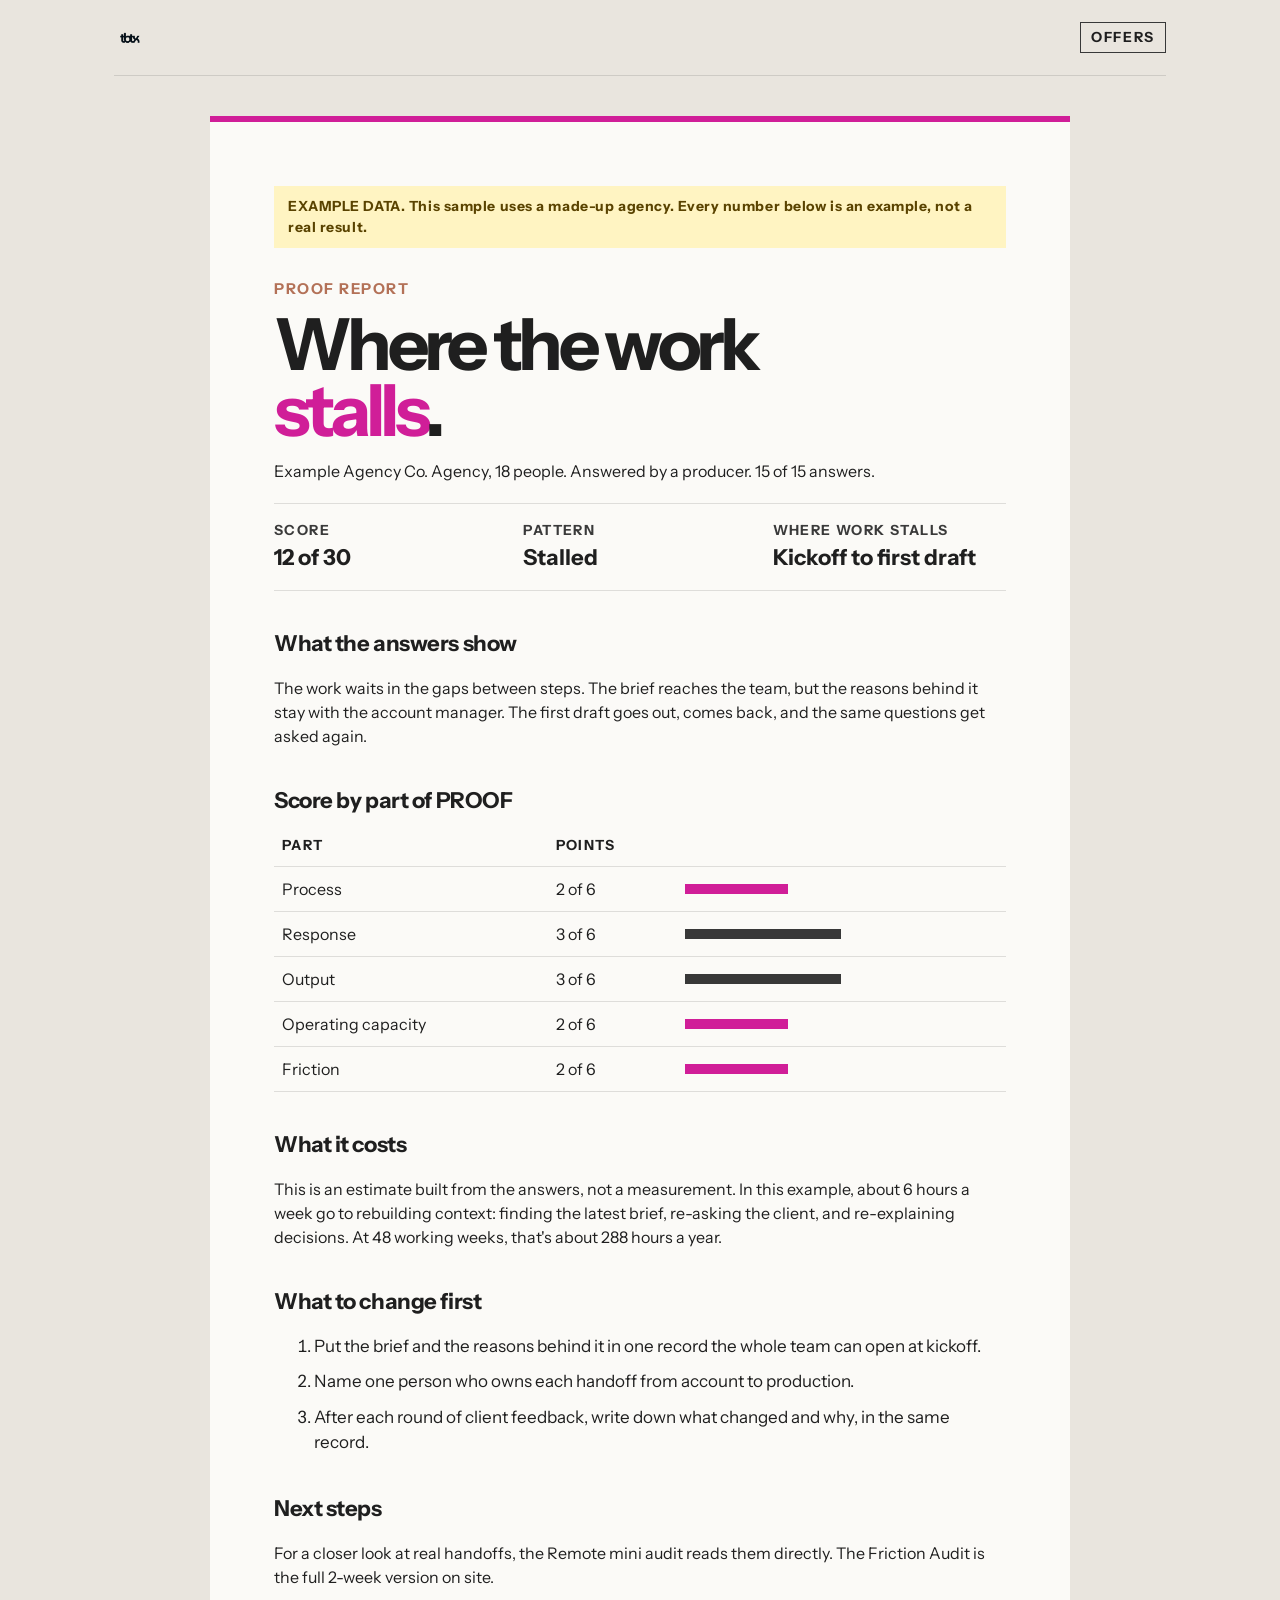
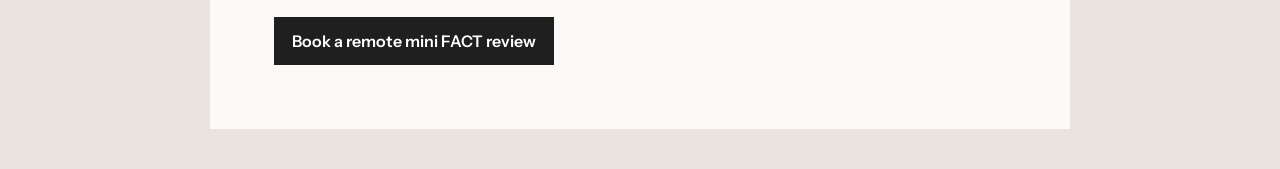
<file: sample-report.html>
<!doctype html><html lang="en"><head><meta charset="utf-8"><meta name="viewport" content="width=device-width,initial-scale=1"><title>Sample PROOF report · TBTX</title><link rel="stylesheet" href="style.css"></head><body><div class="wrap">
<div class="bar"><img src="brand/tbtx-black.png" alt="TransformBy10X" width="431" height="348" style="height:26px;width:auto;display:block"><span><a href="/offers/">Offers</a></span></div>
<div class="rep">
<div class="ex">EXAMPLE DATA. This sample uses a made-up agency. Every number below is an example, not a real result.</div>
<div class="no">PROOF REPORT</div>
<h1>Where the work <span class="k">stalls</span>.</h1>
<p>Example Agency Co. Agency, 18 people. Answered by a producer. 15 of 15 answers.</p>
<div class="meta"><div><small>Score</small><strong>12 of 30</strong></div><div><small>Pattern</small><strong>Stalled</strong></div><div><small>Where work stalls</small><strong>Kickoff to first draft</strong></div></div>

<h3>What the answers show</h3>
<p>The work waits in the gaps between steps. The brief reaches the team, but the reasons behind it stay with the account manager. The first draft goes out, comes back, and the same questions get asked again.</p>

<h3>Score by part of PROOF</h3>
<table><tr><th>Part</th><th>Points</th><th style="width:45%"></th></tr>
<tr><td>Process</td><td>2 of 6</td><td><div class="barv lo" style="width:33%"></div></td></tr>
<tr><td>Response</td><td>3 of 6</td><td><div class="barv" style="width:50%"></div></td></tr>
<tr><td>Output</td><td>3 of 6</td><td><div class="barv" style="width:50%"></div></td></tr>
<tr><td>Operating capacity</td><td>2 of 6</td><td><div class="barv lo" style="width:33%"></div></td></tr>
<tr><td>Friction</td><td>2 of 6</td><td><div class="barv lo" style="width:33%"></div></td></tr></table>

<h3>What it costs</h3>
<p>This is an estimate built from the answers, not a measurement. In this example, about 6 hours a week go to rebuilding context: finding the latest brief, re-asking the client, and re-explaining decisions. At 48 working weeks, that's about 288 hours a year.</p>

<h3>What to change first</h3>
<ol class="do"><li>Put the brief and the reasons behind it in one record the whole team can open at kickoff.</li><li>Name one person who owns each handoff from account to production.</li><li>After each round of client feedback, write down what changed and why, in the same record.</li></ol>

<h3>Next steps</h3>
<p>For a closer look at real handoffs, the Remote mini audit reads them directly. The Friction Audit is the full 2-week version on site.</p>
<a class="btn" href="https://buy.stripe.com/8x29ASfUzdMW0Px7JUc3m08" target="_blank" rel="noopener">Book a remote mini FACT review</a>
</div></div></body></html>
</file>
<file: style.css>
@import url('https://fonts.googleapis.com/css2?family=Instrument+Sans:wght@400;500;600;700;800&display=swap');
:root{--bg:#E9E5DE;--ink:#1F1F1F;--sub:#3A3A3A;--line:#1F1F1F22;--m:#d01e98;--c:#b37157;--t:#69f2c4;--g:#383838}
*{box-sizing:border-box}body{margin:0;background:var(--bg);color:var(--ink);font-family:"Instrument Sans",Helvetica,Arial,sans-serif;line-height:1.5}
.wrap{max-width:1180px;margin:0 auto;padding:0 clamp(20px,5vw,64px)}
.bar{display:flex;justify-content:space-between;align-items:center;padding:22px 0;border-bottom:1px solid var(--line);font-weight:700}
.bar b{font-size:24px;letter-spacing:-.05em}.bar span{font-size:14px;letter-spacing:.12em;text-transform:uppercase;border:1px solid var(--g);padding:4px 10px}
h1{font-size:max(14px,clamp(52px,8.5vw,128px));line-height:.92;letter-spacing:-.065em;margin:80px 0 24px;max-width:11ch;font-weight:800}
h2{font-size:max(14px,clamp(30px,4vw,54px));letter-spacing:-.045em;line-height:1;margin:0 0 14px}
.k{color:var(--m)}.lede{font-size:max(14px,clamp(19px,1.8vw,24px));max-width:40ch;color:var(--sub);margin:0 0 70px}
.step{display:grid;grid-template-columns:90px 1fr 300px;gap:30px;padding:44px 0;border-top:1px solid var(--line)}
.no{font-size:15px;font-weight:700;color:var(--c);letter-spacing:.1em}
.step p{margin:0 0 10px;color:var(--sub);font-size:18px;max-width:52ch}
.side{border-left:3px solid var(--g);padding-left:18px;font-size:16px}
.price{font-size:30px;font-weight:700;letter-spacing:-.03em}.ph{display:inline-block;font-size:14px;font-weight:700;letter-spacing:.08em;text-transform:uppercase;background:#fff4c2;color:#5a4300;padding:2px 8px;margin:4px 0 10px}
.btn{display:inline-block;margin-top:12px;background:var(--ink);color:#fff;text-decoration:none;padding:12px 18px;font-weight:600}
.btn.alt{background:transparent;color:var(--ink);border:2px solid var(--ink)}
.next{font-size:15px;margin-top:10px}.next b{color:var(--m)}
.big{background:#1F1F1F;color:#F4F1EA;padding:60px clamp(24px,4vw,56px);margin:60px 0}
.big p{color:#E6E1D8;font-size:18px;max-width:60ch}.big .btn{background:#F4F1EA;color:#1F1F1F}.big .btn.alt{background:transparent;color:#F4F1EA;border-color:#F4F1EA}
.big .no{color:var(--t)}
footer{padding:40px 0 70px;font-size:14px;border-top:1px solid var(--line);color:var(--sub)}
.flow{display:flex;flex-wrap:nowrap;gap:8px;margin:0 0 50px;font-weight:600;font-size:14px;line-height:1.2}.flow i{font-style:normal;border:1px solid var(--g);padding:8px 10px;flex:1 1 0;display:flex;align-items:center;justify-content:center;text-align:center;min-height:54px}.flow i.on{border-color:var(--m);color:var(--m)}
@media(max-width:860px){.step{grid-template-columns:1fr;gap:12px}}
/* report */
.rep{background:#FBFAF7;max-width:860px;margin:40px auto;padding:clamp(28px,5vw,64px);border-top:6px solid var(--m)}
.ex{background:#fff4c2;color:#5a4300;font-weight:700;padding:10px 14px;margin-bottom:30px;font-size:14px;letter-spacing:.04em}
.rep h1{font-size:max(14px,clamp(40px,6vw,72px));margin:10px 0 16px}.rep h3{font-size:22px;letter-spacing:-.02em;margin:36px 0 8px}
.meta{display:grid;grid-template-columns:repeat(3,1fr);gap:16px;border-top:1px solid var(--line);border-bottom:1px solid var(--line);padding:16px 0;margin:20px 0}
.meta small{display:block;font-size:14px;letter-spacing:.1em;text-transform:uppercase;color:var(--sub);font-weight:700}.meta strong{font-size:22px}
table{width:100%;border-collapse:collapse;font-size:16px}td,th{text-align:left;padding:10px 8px;border-bottom:1px solid var(--line)}th{font-size:14px;letter-spacing:.1em;text-transform:uppercase}
.barv{height:10px;background:var(--g)}.barv.lo{background:var(--m)}
ol.do li{margin-bottom:10px;font-size:17px}

.fmt{font-weight:600;margin-bottom:6px}.big .btn{margin-right:10px}
@media(max-width:860px){.flow{flex-wrap:wrap}.flow i{flex:1 1 40%}}
.btn.buy{background:#d01e98;color:#fff}.side .btn{margin-right:8px}
.bar a{color:inherit;text-decoration:none}.bar span{display:flex;gap:6px;align-items:center}


/* Context Keystones (mobile first) */
.ks-offer{padding:40px 0 10px}
.ks-kicker{font-size:14px;font-weight:700;letter-spacing:.14em;text-transform:uppercase;color:var(--m);margin:0 0 14px}
.ks-offer h1{font-size:max(14px,clamp(36px,9vw,96px));max-width:16ch;margin:0 0 22px}
.ks-offer .lede{margin:0 0 40px}
.ks-grid{display:grid;grid-template-columns:1fr;gap:0}
.ks-part{border-top:1px solid var(--line);padding:24px 0}
.ks-part p{margin:0;color:var(--sub);font-size:18px;max-width:52ch}
.ks-part h2{margin:6px 0 10px}
.ks-sum{font-size:max(14px,clamp(19px,2vw,24px));max-width:48ch;margin:30px 0 20px;border-top:1px solid var(--line);padding-top:30px}
.ks-bridge{font-size:18px;color:var(--sub);max-width:52ch;margin:0 0 26px}
.ks-payoff{font-size:max(14px,clamp(34px,6vw,64px));font-weight:800;letter-spacing:-.05em;line-height:1;margin:0 0 6px}
.ks-back{font-weight:600;margin:0 0 40px}
.ks-buy{border-left:3px solid var(--g);padding-left:18px;margin:0 0 20px;max-width:560px}
.ks-how{font-size:17px;color:var(--sub);margin:0 0 18px}
.ks-price p{margin:0}
.ks-label{font-size:14px;font-weight:700;letter-spacing:.12em;text-transform:uppercase;color:var(--c)}
.ks-amount{font-size:34px;font-weight:800;letter-spacing:-.04em;line-height:1.1}
.ks-amount s{font-size:22px;font-weight:600;color:var(--sub);text-decoration-thickness:2px}
.ks-once{font-size:16px;font-weight:600;letter-spacing:0;color:var(--sub)}
.ks-terms{font-size:16px;font-weight:600}
.ks-left{font-size:15px;color:var(--m);font-weight:700;margin-top:4px!important}
.ks-buy .btn{margin-right:8px}
@media(min-width:860px){.ks-offer{padding-top:70px}.ks-grid{grid-template-columns:1fr 1fr;column-gap:48px}}
@media(max-width:420px){.ks-buy .btn{display:block;text-align:center;margin-right:0}}
.tiers{display:grid;grid-template-columns:1fr;gap:0;margin:30px 0 20px}
.tier{border-top:1px solid var(--line);padding:30px 0}
.tier h2{margin:6px 0 12px}
.tier p{color:var(--sub);font-size:18px;max-width:52ch;margin:0 0 12px}
.tier .tier-how{font-size:16px}
.tier .tier-price{color:inherit;font-size:17px;font-weight:700;margin:18px 0 14px}
@media(min-width:860px){.tiers{grid-template-columns:1fr 1fr;column-gap:48px}}
@media(max-width:420px){.tier .btn{display:block;text-align:center}}
</file>
